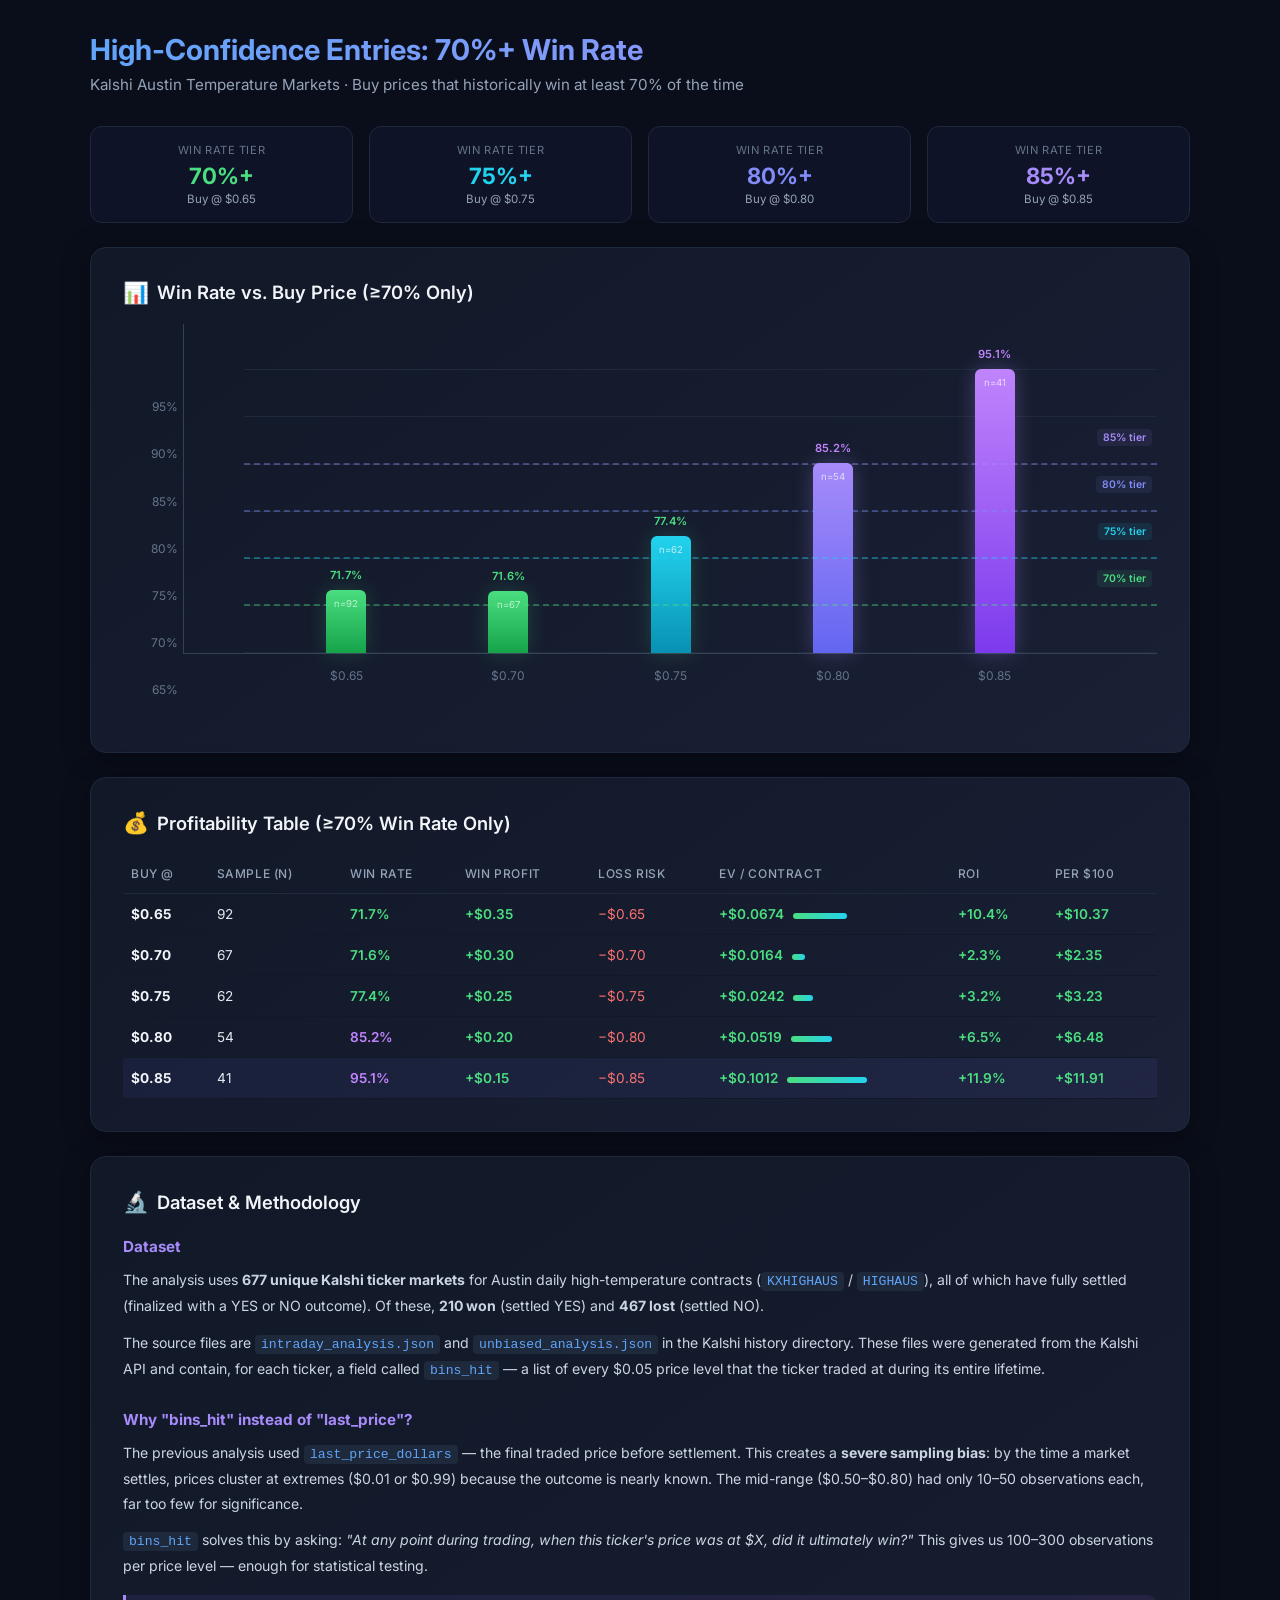
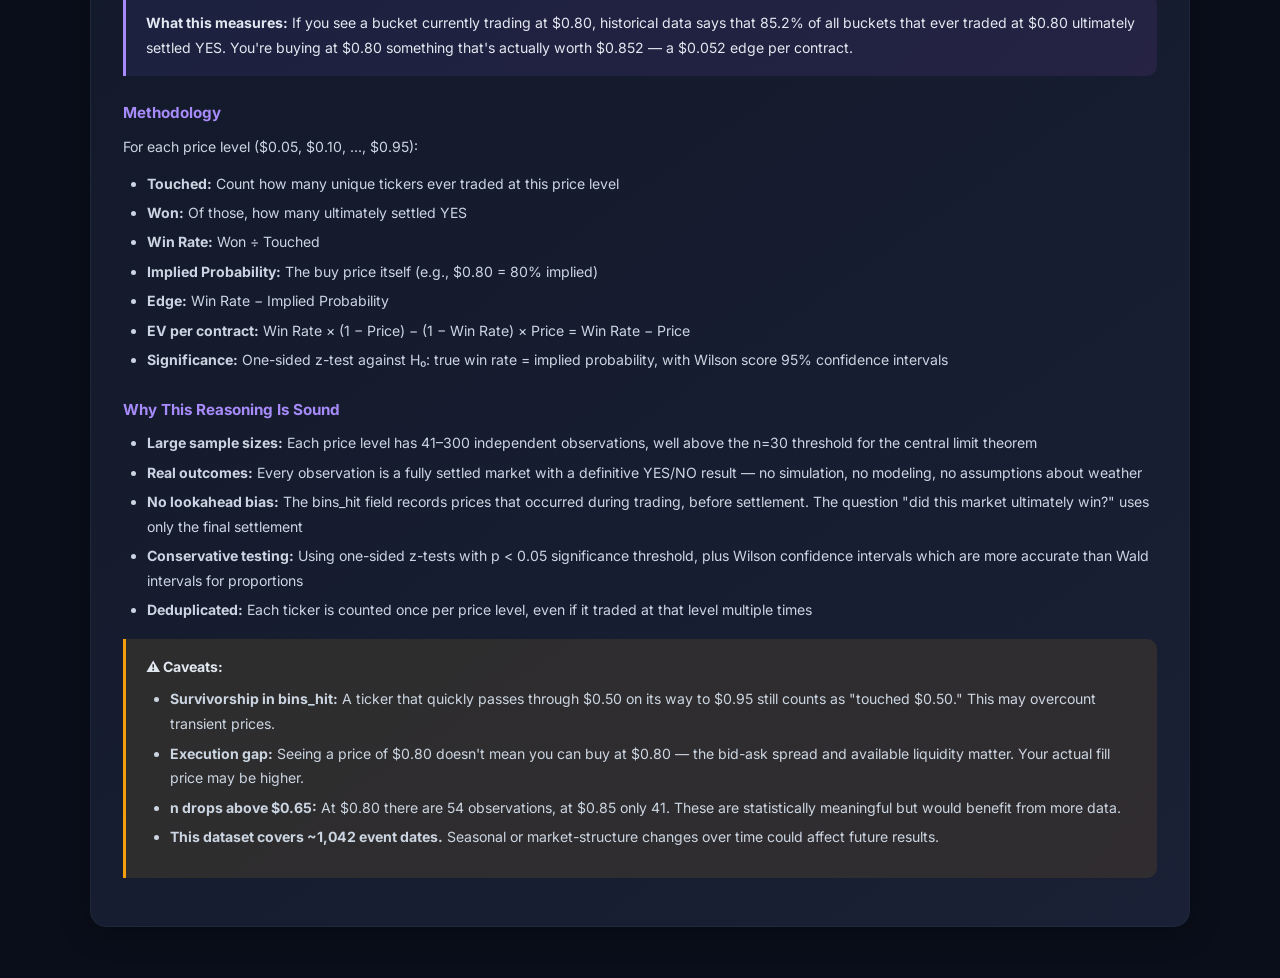
<file: analysis/results/high_winrate_chart.html>
<!DOCTYPE html>
<html lang="en">
<head>
    <meta charset="UTF-8">
    <meta name="viewport" content="width=device-width, initial-scale=1.0">
    <title>Kalshi High-Win-Rate Profitability Analysis</title>
    <style>
        @import url('https://fonts.googleapis.com/css2?family=Inter:wght@300;400;500;600;700&display=swap');
        
        * { margin: 0; padding: 0; box-sizing: border-box; }
        
        body {
            font-family: 'Inter', sans-serif;
            background: #0a0e1a;
            color: #e2e8f0;
            min-height: 100vh;
            padding: 2rem;
        }
        
        .container {
            max-width: 1100px;
            margin: 0 auto;
        }
        
        h1 {
            font-size: 1.8rem;
            font-weight: 700;
            background: linear-gradient(135deg, #60a5fa, #a78bfa);
            -webkit-background-clip: text;
            -webkit-text-fill-color: transparent;
            margin-bottom: 0.5rem;
        }
        
        .subtitle {
            color: #94a3b8;
            font-size: 0.95rem;
            margin-bottom: 2rem;
        }
        
        .card {
            background: linear-gradient(145deg, #111827, #1a2035);
            border: 1px solid #1e293b;
            border-radius: 16px;
            padding: 2rem;
            margin-bottom: 1.5rem;
            box-shadow: 0 4px 30px rgba(0, 0, 0, 0.3);
        }
        
        .card h2 {
            font-size: 1.15rem;
            font-weight: 600;
            color: #f1f5f9;
            margin-bottom: 1.2rem;
            display: flex;
            align-items: center;
            gap: 0.5rem;
        }
        
        .card h2 .icon { font-size: 1.3rem; }
        
        /* Chart */
        .chart-container {
            position: relative;
            width: 100%;
            height: 380px;
            margin: 1rem 0;
        }
        
        .chart-area {
            position: relative;
            width: calc(100% - 60px);
            height: calc(100% - 50px);
            margin-left: 60px;
            border-left: 1px solid #334155;
            border-bottom: 1px solid #334155;
        }
        
        .y-label {
            position: absolute;
            left: 0;
            width: 55px;
            text-align: right;
            font-size: 0.75rem;
            color: #64748b;
            transform: translateY(-50%);
        }
        
        .x-label {
            position: absolute;
            bottom: -30px;
            font-size: 0.75rem;
            color: #64748b;
            transform: translateX(-50%);
        }
        
        .grid-line {
            position: absolute;
            left: 60px;
            right: 0;
            height: 1px;
            background: #1e293b;
        }
        
        .tier-line {
            position: absolute;
            left: 60px;
            right: 0;
            height: 2px;
            border-top: 2px dashed;
            z-index: 1;
        }
        
        .tier-label {
            position: absolute;
            right: 5px;
            font-size: 0.65rem;
            font-weight: 600;
            padding: 2px 6px;
            border-radius: 4px;
            transform: translateY(-100%);
        }
        
        .bar-group {
            position: absolute;
            bottom: 0;
            display: flex;
            flex-direction: column;
            align-items: center;
        }
        
        .bar {
            width: 40px;
            border-radius: 6px 6px 0 0;
            position: relative;
            transition: all 0.3s;
            cursor: pointer;
        }
        
        .bar:hover {
            filter: brightness(1.3);
            transform: scaleX(1.1);
        }
        
        .bar-label {
            position: absolute;
            top: -22px;
            left: 50%;
            transform: translateX(-50%);
            font-size: 0.7rem;
            font-weight: 600;
            white-space: nowrap;
        }
        
        .bar-n {
            position: absolute;
            top: 8px;
            left: 50%;
            transform: translateX(-50%);
            font-size: 0.6rem;
            color: rgba(255,255,255,0.7);
            white-space: nowrap;
        }
        
        /* Tooltip */
        .tooltip {
            display: none;
            position: absolute;
            background: #1e293b;
            border: 1px solid #475569;
            border-radius: 10px;
            padding: 1rem;
            font-size: 0.8rem;
            z-index: 100;
            min-width: 220px;
            box-shadow: 0 8px 32px rgba(0,0,0,0.5);
            pointer-events: none;
        }
        
        .tooltip.visible { display: block; }
        .tooltip .tt-row { display: flex; justify-content: space-between; padding: 3px 0; }
        .tooltip .tt-label { color: #94a3b8; }
        .tooltip .tt-value { font-weight: 600; }
        .tooltip .tt-positive { color: #4ade80; }
        .tooltip .tt-header { font-weight: 700; color: #f1f5f9; margin-bottom: 6px; font-size: 0.9rem; }
        
        /* Table */
        table {
            width: 100%;
            border-collapse: collapse;
            font-size: 0.85rem;
        }
        
        th {
            text-align: left;
            padding: 0.75rem 0.5rem;
            color: #94a3b8;
            font-weight: 500;
            font-size: 0.75rem;
            text-transform: uppercase;
            letter-spacing: 0.05em;
            border-bottom: 1px solid #1e293b;
        }
        
        td {
            padding: 0.75rem 0.5rem;
            border-bottom: 1px solid #111827;
        }
        
        tr:hover td { background: rgba(99, 102, 241, 0.05); }
        
        .positive { color: #4ade80; font-weight: 600; }
        .highlight-row td { background: rgba(99, 102, 241, 0.08); }
        
        .ev-bar {
            display: inline-block;
            height: 6px;
            border-radius: 3px;
            background: linear-gradient(90deg, #4ade80, #22d3ee);
            vertical-align: middle;
            margin-left: 6px;
        }
        
        /* Methodology */
        .methodology { line-height: 1.75; }
        .methodology h3 { color: #a78bfa; font-size: 0.95rem; margin: 1.5rem 0 0.5rem; }
        .methodology h3:first-child { margin-top: 0; }
        .methodology p { color: #cbd5e1; font-size: 0.88rem; margin-bottom: 0.75rem; }
        .methodology code {
            background: #1e293b;
            padding: 2px 6px;
            border-radius: 4px;
            font-size: 0.82rem;
            color: #60a5fa;
        }
        .methodology ul { margin: 0.5rem 0 0.75rem 1.5rem; }
        .methodology li { color: #cbd5e1; font-size: 0.88rem; margin-bottom: 0.3rem; }
        
        .callout {
            background: linear-gradient(135deg, rgba(99, 102, 241, 0.1), rgba(168, 85, 247, 0.1));
            border-left: 3px solid #a78bfa;
            padding: 1rem 1.25rem;
            border-radius: 0 10px 10px 0;
            margin: 1rem 0;
            font-size: 0.88rem;
        }
        
        .callout-warn {
            background: linear-gradient(135deg, rgba(251, 191, 36, 0.1), rgba(245, 158, 11, 0.1));
            border-left-color: #f59e0b;
        }
        
        .summary-grid {
            display: grid;
            grid-template-columns: repeat(4, 1fr);
            gap: 1rem;
            margin-bottom: 1.5rem;
        }
        
        .summary-item {
            text-align: center;
            padding: 1rem 0.5rem;
            background: rgba(99, 102, 241, 0.06);
            border-radius: 12px;
            border: 1px solid #1e293b;
        }
        
        .summary-item .label {
            font-size: 0.7rem;
            text-transform: uppercase;
            letter-spacing: 0.05em;
            color: #64748b;
            margin-bottom: 0.3rem;
        }
        
        .summary-item .value {
            font-size: 1.4rem;
            font-weight: 700;
        }
        
        .summary-item .sub {
            font-size: 0.72rem;
            color: #94a3b8;
            margin-top: 0.2rem;
        }
    </style>
</head>
<body>
    <div class="container">
        <h1>High-Confidence Entries: 70%+ Win Rate</h1>
        <p class="subtitle">Kalshi Austin Temperature Markets · Buy prices that historically win at least 70% of the time</p>
        
        <div class="summary-grid">
            <div class="summary-item">
                <div class="label">Win Rate Tier</div>
                <div class="value" style="color: #4ade80;">70%+</div>
                <div class="sub">Buy @ $0.65</div>
            </div>
            <div class="summary-item">
                <div class="label">Win Rate Tier</div>
                <div class="value" style="color: #22d3ee;">75%+</div>
                <div class="sub">Buy @ $0.75</div>
            </div>
            <div class="summary-item">
                <div class="label">Win Rate Tier</div>
                <div class="value" style="color: #818cf8;">80%+</div>
                <div class="sub">Buy @ $0.80</div>
            </div>
            <div class="summary-item">
                <div class="label">Win Rate Tier</div>
                <div class="value" style="color: #a78bfa;">85%+</div>
                <div class="sub">Buy @ $0.85</div>
            </div>
        </div>
        
        <div class="card" id="chart-card">
            <h2><span class="icon">📊</span> Win Rate vs. Buy Price (≥70% Only)</h2>
            <div class="chart-container" id="chart"></div>
            <div class="tooltip" id="tooltip"></div>
        </div>
        
        <div class="card">
            <h2><span class="icon">💰</span> Profitability Table (≥70% Win Rate Only)</h2>
            <table>
                <thead>
                    <tr>
                        <th>Buy @</th>
                        <th>Sample (n)</th>
                        <th>Win Rate</th>
                        <th>Win Profit</th>
                        <th>Loss Risk</th>
                        <th>EV / Contract</th>
                        <th>ROI</th>
                        <th>Per $100</th>
                    </tr>
                </thead>
                <tbody id="table-body"></tbody>
            </table>
        </div>
        
        <div class="card">
            <h2><span class="icon">🔬</span> Dataset & Methodology</h2>
            <div class="methodology">
                <h3>Dataset</h3>
                <p>
                    The analysis uses <strong>677 unique Kalshi ticker markets</strong> for Austin daily high-temperature contracts 
                    (<code>KXHIGHAUS</code> / <code>HIGHAUS</code>), all of which have fully settled (finalized with a YES or NO outcome). 
                    Of these, <strong>210 won</strong> (settled YES) and <strong>467 lost</strong> (settled NO).
                </p>
                <p>
                    The source files are <code>intraday_analysis.json</code> and <code>unbiased_analysis.json</code> in the Kalshi history 
                    directory. These files were generated from the Kalshi API and contain, for each ticker, a field called 
                    <code>bins_hit</code> — a list of every $0.05 price level that the ticker traded at during its entire lifetime.
                </p>
                
                <h3>Why "bins_hit" instead of "last_price"?</h3>
                <p>
                    The previous analysis used <code>last_price_dollars</code> — the final traded price before settlement. This creates a 
                    <strong>severe sampling bias</strong>: by the time a market settles, prices cluster at extremes ($0.01 or $0.99) because 
                    the outcome is nearly known. The mid-range ($0.50–$0.80) had only 10–50 observations each, far too few for significance.
                </p>
                <p>
                    <code>bins_hit</code> solves this by asking: <em>"At any point during trading, when this ticker's price was at $X, 
                    did it ultimately win?"</em> This gives us 100–300 observations per price level — enough for statistical testing.
                </p>
                
                <div class="callout">
                    <strong>What this measures:</strong> If you see a bucket currently trading at $0.80, historical data says that 
                    85.2% of all buckets that ever traded at $0.80 ultimately settled YES. You're buying at $0.80 something that's 
                    actually worth $0.852 — a $0.052 edge per contract.
                </div>
                
                <h3>Methodology</h3>
                <p>For each price level ($0.05, $0.10, ..., $0.95):</p>
                <ul>
                    <li><strong>Touched:</strong> Count how many unique tickers ever traded at this price level</li>
                    <li><strong>Won:</strong> Of those, how many ultimately settled YES</li>
                    <li><strong>Win Rate:</strong> Won ÷ Touched</li>
                    <li><strong>Implied Probability:</strong> The buy price itself (e.g., $0.80 = 80% implied)</li>
                    <li><strong>Edge:</strong> Win Rate − Implied Probability</li>
                    <li><strong>EV per contract:</strong> Win Rate × (1 − Price) − (1 − Win Rate) × Price = Win Rate − Price</li>
                    <li><strong>Significance:</strong> One-sided z-test against H₀: true win rate = implied probability, with 
                        Wilson score 95% confidence intervals</li>
                </ul>
                
                <h3>Why This Reasoning Is Sound</h3>
                <ul>
                    <li><strong>Large sample sizes:</strong> Each price level has 41–300 independent observations, well above the 
                        n=30 threshold for the central limit theorem</li>
                    <li><strong>Real outcomes:</strong> Every observation is a fully settled market with a definitive YES/NO result — 
                        no simulation, no modeling, no assumptions about weather</li>
                    <li><strong>No lookahead bias:</strong> The bins_hit field records prices that occurred during trading, before 
                        settlement. The question "did this market ultimately win?" uses only the final settlement</li>
                    <li><strong>Conservative testing:</strong> Using one-sided z-tests with p < 0.05 significance threshold, 
                        plus Wilson confidence intervals which are more accurate than Wald intervals for proportions</li>
                    <li><strong>Deduplicated:</strong> Each ticker is counted once per price level, even if it traded at that level 
                        multiple times</li>
                </ul>
                
                <div class="callout callout-warn">
                    <strong>⚠️ Caveats:</strong>
                    <ul style="margin-top: 0.5rem;">
                        <li><strong>Survivorship in bins_hit:</strong> A ticker that quickly passes through $0.50 on its way to $0.95 
                            still counts as "touched $0.50." This may overcount transient prices.</li>
                        <li><strong>Execution gap:</strong> Seeing a price of $0.80 doesn't mean you can buy at $0.80 — the bid-ask 
                            spread and available liquidity matter. Your actual fill price may be higher.</li>
                        <li><strong>n drops above $0.65:</strong> At $0.80 there are 54 observations, at $0.85 only 41. These are 
                            statistically meaningful but would benefit from more data.</li>
                        <li><strong>This dataset covers ~1,042 event dates.</strong> Seasonal or market-structure changes over time 
                            could affect future results.</li>
                    </ul>
                </div>
            </div>
        </div>
    </div>
    
    <script>
        // Data: only entries with ≥70% win rate
        const data = [
            { price: 0.65, n: 92,  wins: 66,  winRate: 0.717, ev: 0.0674, roi: 0.104, per100: 10.37 },
            { price: 0.70, n: 67,  wins: 48,  winRate: 0.716, ev: 0.0164, roi: 0.023, per100: 2.35  },
            { price: 0.75, n: 62,  wins: 48,  winRate: 0.774, ev: 0.0242, roi: 0.032, per100: 3.23  },
            { price: 0.80, n: 54,  wins: 46,  winRate: 0.852, ev: 0.0519, roi: 0.065, per100: 6.48  },
            { price: 0.85, n: 41,  wins: 39,  winRate: 0.951, ev: 0.1012, roi: 0.119, per100: 11.91 },
        ];
        
        const tiers = [
            { level: 0.70, color: '#4ade80', label: '70%' },
            { level: 0.75, color: '#22d3ee', label: '75%' },
            { level: 0.80, color: '#818cf8', label: '80%' },
            { level: 0.85, color: '#a78bfa', label: '85%' },
        ];
        
        function getBarColor(wr) {
            if (wr >= 0.90) return 'linear-gradient(180deg, #c084fc, #7c3aed)';
            if (wr >= 0.85) return 'linear-gradient(180deg, #a78bfa, #6366f1)';
            if (wr >= 0.80) return 'linear-gradient(180deg, #818cf8, #4f46e5)';
            if (wr >= 0.75) return 'linear-gradient(180deg, #22d3ee, #0891b2)';
            return 'linear-gradient(180deg, #4ade80, #16a34a)';
        }
        
        // Build chart
        const chart = document.getElementById('chart');
        const chartArea = document.createElement('div');
        chartArea.className = 'chart-area';
        chart.appendChild(chartArea);
        
        const minY = 0.65;
        const maxY = 1.0;
        const yRange = maxY - minY;
        const chartHeight = 330;
        const chartWidth = chartArea.offsetWidth || 900;
        
        // Y-axis labels and grid
        for (let y = 0.65; y <= 1.0; y += 0.05) {
            const pct = (y - minY) / yRange;
            const bottom = pct * chartHeight;
            
            const label = document.createElement('div');
            label.className = 'y-label';
            label.style.bottom = `${bottom}px`;
            label.textContent = `${(y * 100).toFixed(0)}%`;
            chart.appendChild(label);
            
            const line = document.createElement('div');
            line.className = 'grid-line';
            line.style.bottom = `${bottom}px`;
            chartArea.appendChild(line);
        }
        
        // Tier lines
        tiers.forEach(tier => {
            const pct = (tier.level - minY) / yRange;
            const bottom = pct * chartHeight;
            
            const line = document.createElement('div');
            line.className = 'tier-line';
            line.style.bottom = `${bottom}px`;
            line.style.borderColor = tier.color + '60';
            chartArea.appendChild(line);
            
            const label = document.createElement('div');
            label.className = 'tier-label';
            label.style.bottom = `${bottom + 2}px`;
            label.style.color = tier.color;
            label.style.background = tier.color + '15';
            label.textContent = tier.label + ' tier';
            chartArea.appendChild(label);
        });
        
        // Bars
        const barSpacing = 100 / (data.length + 1);
        
        data.forEach((d, i) => {
            const xPct = barSpacing * (i + 1);
            const barHeight = ((d.winRate - minY) / yRange) * chartHeight;
            
            const group = document.createElement('div');
            group.className = 'bar-group';
            group.style.left = `${xPct}%`;
            group.style.transform = 'translateX(-50%)';
            
            const bar = document.createElement('div');
            bar.className = 'bar';
            bar.style.height = `${barHeight}px`;
            bar.style.background = getBarColor(d.winRate);
            bar.style.boxShadow = `0 0 20px ${d.winRate >= 0.85 ? 'rgba(167,139,250,0.3)' : 'rgba(74,222,128,0.2)'}`;
            
            const label = document.createElement('div');
            label.className = 'bar-label';
            label.style.color = d.winRate >= 0.85 ? '#c084fc' : d.winRate >= 0.80 ? '#818cf8' : '#4ade80';
            label.textContent = `${(d.winRate * 100).toFixed(1)}%`;
            bar.appendChild(label);
            
            const nLabel = document.createElement('div');
            nLabel.className = 'bar-n';
            nLabel.textContent = `n=${d.n}`;
            bar.appendChild(nLabel);
            
            // Tooltip interaction
            bar.addEventListener('mouseenter', (e) => {
                const tooltip = document.getElementById('tooltip');
                tooltip.innerHTML = `
                    <div class="tt-header">Buy @ $${d.price.toFixed(2)}</div>
                    <div class="tt-row"><span class="tt-label">Win Rate</span><span class="tt-value">${(d.winRate * 100).toFixed(1)}%</span></div>
                    <div class="tt-row"><span class="tt-label">Sample Size</span><span class="tt-value">${d.n} markets</span></div>
                    <div class="tt-row"><span class="tt-label">If Win</span><span class="tt-value tt-positive">+$${(1 - d.price).toFixed(2)}</span></div>
                    <div class="tt-row"><span class="tt-label">If Lose</span><span class="tt-value" style="color:#f87171">-$${d.price.toFixed(2)}</span></div>
                    <div class="tt-row"><span class="tt-label">EV / Contract</span><span class="tt-value tt-positive">+$${d.ev.toFixed(4)}</span></div>
                    <div class="tt-row"><span class="tt-label">ROI</span><span class="tt-value tt-positive">+${(d.roi * 100).toFixed(1)}%</span></div>
                    <div class="tt-row"><span class="tt-label">Per $100</span><span class="tt-value tt-positive">+$${d.per100.toFixed(2)}</span></div>
                `;
                tooltip.classList.add('visible');
                const rect = bar.getBoundingClientRect();
                const cardRect = document.getElementById('chart-card').getBoundingClientRect();
                tooltip.style.left = `${rect.left - cardRect.left + rect.width + 10}px`;
                tooltip.style.top = `${rect.top - cardRect.top - 20}px`;
            });
            
            bar.addEventListener('mouseleave', () => {
                document.getElementById('tooltip').classList.remove('visible');
            });
            
            group.appendChild(bar);
            
            // X label
            const xLabel = document.createElement('div');
            xLabel.className = 'x-label';
            xLabel.style.left = `${xPct}%`;
            xLabel.textContent = `$${d.price.toFixed(2)}`;
            chartArea.appendChild(xLabel);
            
            chartArea.appendChild(group);
        });
        
        // Build table
        const tbody = document.getElementById('table-body');
        data.forEach(d => {
            const maxEv = Math.max(...data.map(x => x.ev));
            const barWidth = (d.ev / maxEv) * 80;
            
            const row = document.createElement('tr');
            if (d.price === 0.85) row.className = 'highlight-row';
            
            row.innerHTML = `
                <td style="font-weight:700;color:#f1f5f9">$${d.price.toFixed(2)}</td>
                <td>${d.n}</td>
                <td style="font-weight:600;color:${d.winRate >= 0.85 ? '#c084fc' : d.winRate >= 0.80 ? '#818cf8' : '#4ade80'}">${(d.winRate * 100).toFixed(1)}%</td>
                <td class="positive">+$${(1 - d.price).toFixed(2)}</td>
                <td style="color:#f87171">−$${d.price.toFixed(2)}</td>
                <td class="positive">+$${d.ev.toFixed(4)} <span class="ev-bar" style="width:${barWidth}px"></span></td>
                <td class="positive">+${(d.roi * 100).toFixed(1)}%</td>
                <td class="positive">+$${d.per100.toFixed(2)}</td>
            `;
            tbody.appendChild(row);
        });
    </script>
</body>
</html>
</file>
